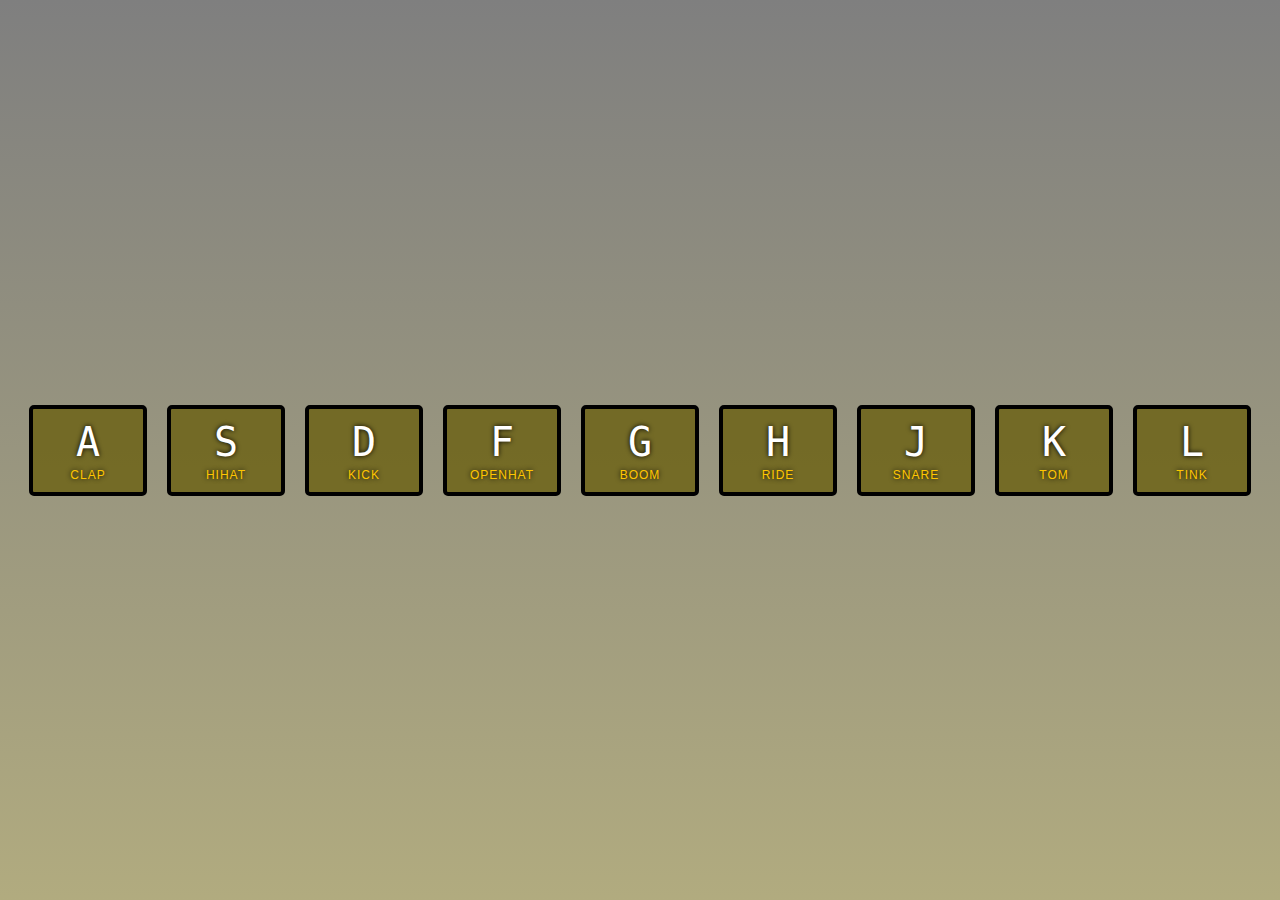
<file: 01-javascript-drum-kit/index.html>
<!DOCTYPE html>
<html lang="en">
<head>
    <meta charset="UTF-8">
    <title>JS Drum Kit</title>
    <link rel="stylesheet" href="style.css">
</head>
<body>

<div class="keys noselect">
    <div data-key="65" class="key">
        <kbd>A</kbd>
        <span class="sound">clap</span>
    </div>
    <div data-key="83" class="key">
        <kbd>S</kbd>
        <span class="sound">hihat</span>
    </div>
    <div data-key="68" class="key">
        <kbd>D</kbd>
        <span class="sound">kick</span>
    </div>
    <div data-key="70" class="key">
        <kbd>F</kbd>
        <span class="sound">openhat</span>
    </div>
    <div data-key="71" class="key">
        <kbd>G</kbd>
        <span class="sound">boom</span>
    </div>
    <div data-key="72" class="key">
        <kbd>H</kbd>
        <span class="sound">ride</span>
    </div>
    <div data-key="74" class="key">
        <kbd>J</kbd>
        <span class="sound">snare</span>
    </div>
    <div data-key="75" class="key">
        <kbd>K</kbd>
        <span class="sound">tom</span>
    </div>
    <div data-key="76" class="key">
        <kbd>L</kbd>
        <span class="sound">tink</span>
    </div>
</div>

<audio data-key="65" src="sounds/clap.wav"></audio>
<audio data-key="83" src="sounds/hihat.wav"></audio>
<audio data-key="68" src="sounds/kick.wav"></audio>
<audio data-key="70" src="sounds/openhat.wav"></audio>
<audio data-key="71" src="sounds/boom.wav"></audio>
<audio data-key="72" src="sounds/ride.wav"></audio>
<audio data-key="74" src="sounds/snare.wav"></audio>
<audio data-key="75" src="sounds/tom.wav"></audio>
<audio data-key="76" src="sounds/tink.wav"></audio>

<script>
    window.onload = () => {

        // Play sound if specified key pressed
        function playSound(e) {
            const audio = document.querySelector(`audio[data-key="${e.keyCode}"]`);
            if (!audio) {
                return;
            }

            const key = document.querySelector(`div[data-key="${e.keyCode}"]`);
            key.classList.add('playing');

            audio.currentTime = 0;
            audio.play();
        }

        function soundKeyClick(e) {
            var keyElem = e.target.closest('.key');
            playSound({keyCode: keyElem.dataset.key});
        }

        // Remove class after 'transition end' event fired
        function removeTransition(e) {
            if (e.propertyName !== 'transform') return;
            e.target.classList.remove('playing');
        }

        const keys = document.querySelectorAll('div[class="key"]');
        [].forEach.call(keys, (key) => key.addEventListener('transitionend', removeTransition));
        [].forEach.call(keys, (key) => key.addEventListener('click', soundKeyClick));

        document.addEventListener('keydown', playSound);

    }
</script>


</body>
</html>
</file>
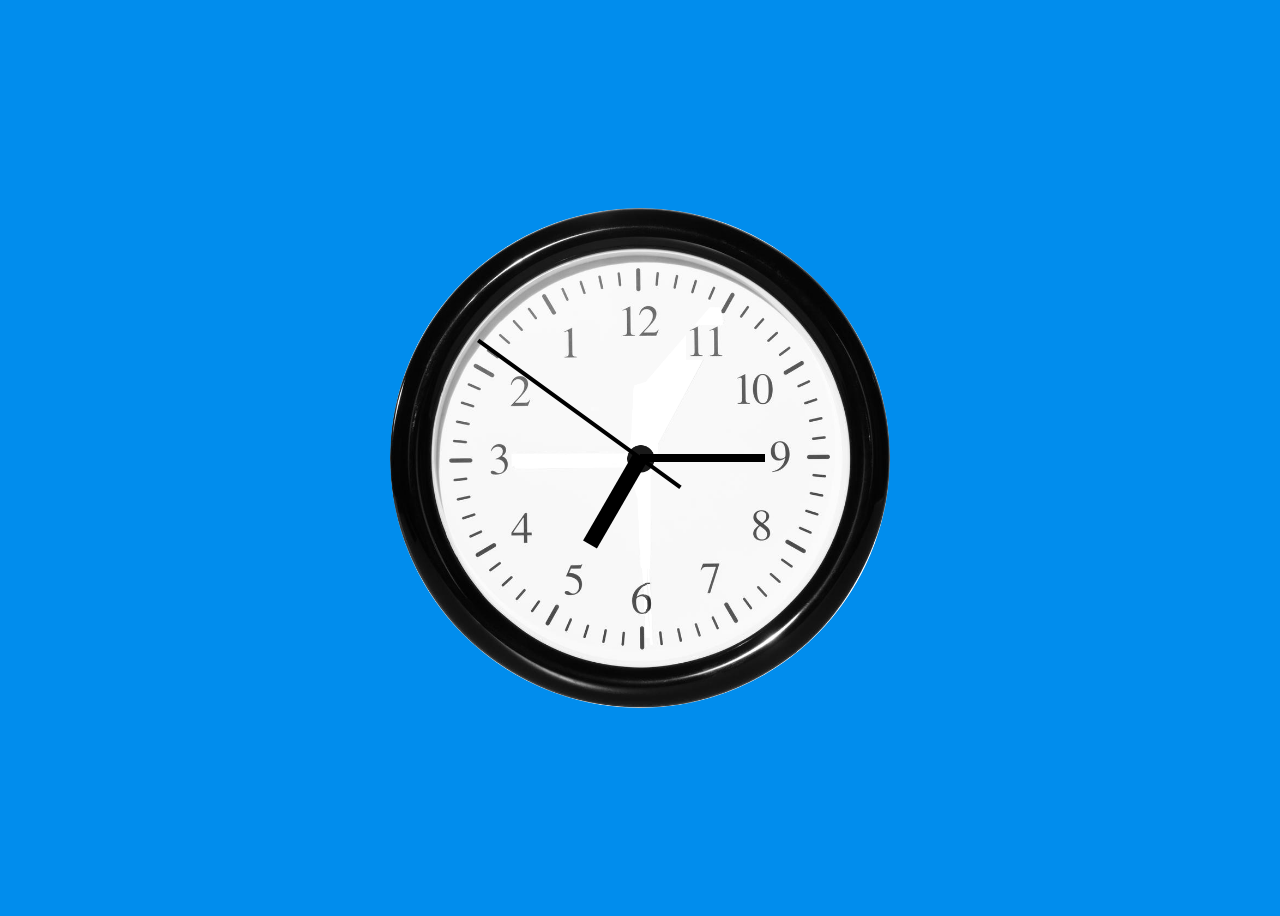
<file: 02-js-css-clock/index.html>
<!DOCTYPE html>
<html lang="en">
<head>
  <meta charset="UTF-8">
  <title>JS + CSS Clock</title>
</head>
<body>

    <div class="clock">
      <div class="clock-face-hour">
        <div class="hand hour-hand"></div>
      </div>
      <div class="clock-face-min">
        <div class="hand min-hand"></div>
      </div>
      <div class="clock-face-second">
        <div class="hand second-hand"></div>
      </div>
      </div>
    </div>

  <style>

    html {
      background:#018DED url('https://s-media-cache-ak0.pinimg.com/originals/ed/40/aa/ed40aa1a34995ce14b0a7e57dc3f3b8c.jpg');
      background-size:cover;
      font-family:'helvetica neue';
      text-align: center;
      font-size: 10px;
    }

    body {
      font-size: 2rem;
      display:flex;
      flex:1;
      min-height: 100vh;
      align-items: center;
    }

    .clock {
      width: 50rem;
      height: 50rem;
      background-image: url('./img/clock.png');
      background-size: contain;
      border-radius:50%;
      margin:50px auto;
      position: relative;
    }

    .clock-face-hour, .clock-face-min, .clock-face-second{
      position: absolute;
      width: 100%;
      height: 100%;
    }

    .clock-face-hour {
      transform: translateY(-8px);
    }

    .clock-face-min {
      transform: translateY(-4px);
    }

    .clock-face-second {
      transform: translateY(-2px);
    }


    .hour-hand {
      width: 20%;
      height: 16px;
      background: black;
      position: absolute;
      top: 50%;
      right: 50%;
      transform-origin: 100%;
    }

    .min-hand {
      width: 25%;
      height: 8px;
      background: black;
      position: absolute;
      top: 50%;
      right: 50%;
      transform-origin: 100%;
    }

    .second-hand {
      width: 50%;
      height: 4px;
      background: black;
      position: absolute;
      top: 50%;
      right: 40%;
      transform-origin: 80%;
    }

  </style>

  <script>

    const secondHand = document.querySelector('.second-hand');
    const minsHand = document.querySelector('.min-hand');
    const hourHand = document.querySelector('.hour-hand');

    function setDate() {
      const now = new Date();

      const seconds = now.getSeconds();
      const secondsDegrees = ((seconds / 60) * 360) + 90;
      secondHand.style.transform = `rotate(${secondsDegrees}deg)`;

      const mins = now.getMinutes();
      const minsDegrees = ((mins / 60) * 360) + 90;
      minsHand.style.transform = `rotate(${minsDegrees}deg)`;

      const hour = now.getHours();
      const hourDegrees = ((hour / 12) * 360) + 90;
      hourHand.style.transform = `rotate(${hourDegrees}deg)`;
    }

    setInterval(setDate, 1000);

    setDate();


  </script>
</body>
</html>
</file>
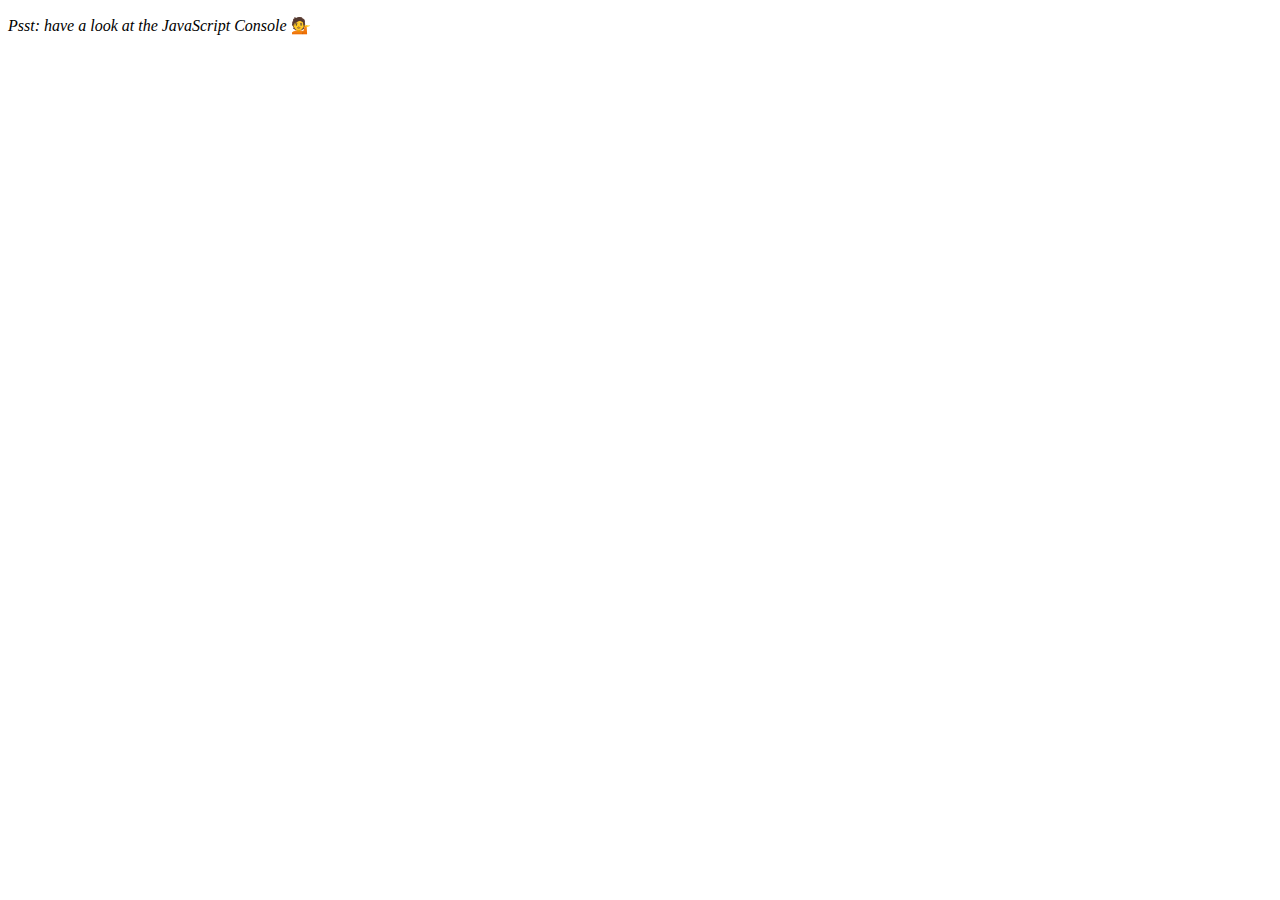
<file: 04-array-cardio-day/index.html>
<!DOCTYPE html>
<html lang="en">
<head>
  <meta charset="UTF-8">
  <title>Array Cardio 💪</title>
</head>
<body>
  <p><em>Psst: have a look at the JavaScript Console</em> 💁</p>
  <script>
    // Get your shorts on - this is an array workout!
    // ## Array Cardio Day 1
    console.log("Array Cardio Day 1\n\n");

    // Some data we can work with

    const inventors = [
      { first: 'Albert', last: 'Einstein', year: 1879, passed: 1955 },
      { first: 'Isaac', last: 'Newton', year: 1643, passed: 1727 },
      { first: 'Galileo', last: 'Galilei', year: 1564, passed: 1642 },
      { first: 'Marie', last: 'Curie', year: 1867, passed: 1934 },
      { first: 'Johannes', last: 'Kepler', year: 1571, passed: 1630 },
      { first: 'Nicolaus', last: 'Copernicus', year: 1473, passed: 1543 },
      { first: 'Max', last: 'Planck', year: 1858, passed: 1947 },
      { first: 'Katherine', last: 'Blodgett', year: 1898, passed: 1979 },
      { first: 'Ada', last: 'Lovelace', year: 1815, passed: 1852 },
      { first: 'Sarah E.', last: 'Goode', year: 1855, passed: 1905 },
      { first: 'Lise', last: 'Meitner', year: 1878, passed: 1968 },
      { first: 'Hanna', last: 'Hammarström', year: 1829, passed: 1909 }
    ];

    const flavours = ['Chocolate Chip', 'Kulfi', 'Caramel Praline', 'Chocolate', 'Burnt Caramel', 'Pistachio', 'Rose', 'Sweet Coconut', 'Lemon Cookie', 'Toffeeness', 'Toasted Almond', 'Black Raspberry Crunch', 'Chocolate Brownies', 'Pistachio Almond', 'Strawberry', 'Lavender Honey', 'Lychee', 'Peach', 'Black Walnut', 'Birthday Cake', 'Mexican Chocolate', 'Mocha Almond Fudge', 'Raspberry'];

    const people = ['Beck, Glenn', 'Becker, Carl', 'Beckett, Samuel', 'Beddoes, Mick', 'Beecher, Henry', 'Beethoven, Ludwig', 'Begin, Menachem', 'Belloc, Hilaire', 'Bellow, Saul', 'Benchley, Robert', 'Benenson, Peter', 'Ben-Gurion, David', 'Benjamin, Walter', 'Benn, Tony', 'Bennington, Chester', 'Benson, Leana', 'Bent, Silas', 'Bentsen, Lloyd', 'Berger, Ric', 'Bergman, Ingmar', 'Berio, Luciano', 'Berle, Milton', 'Berlin, Irving', 'Berne, Eric', 'Bernhard, Sandra', 'Berra, Yogi', 'Berry, Halle', 'Berry, Wendell', 'Bethea, Erin', 'Bevan, Aneurin', 'Bevel, Ken', 'Biden, Joseph', 'Bierce, Ambrose', 'Biko, Steve', 'Billings, Josh', 'Biondo, Frank', 'Birrell, Augustine', 'Black Elk', 'Blair, Robert', 'Blair, Tony', 'Blake, William'];

    console.table(inventors);

    // Array.prototype.filter()
    // 1. Filter the list of inventors for those who were born in the 1500's
    const inventorsYears1500s = inventors.filter(inventor => inventor.year >= 1500 && inventor.year < 1600);

    console.log('\nTask 1. Filter the list of inventors for those who were born in the 1500\'s');
    console.table(inventorsYears1500s);

    // Array.prototype.map()
    // 2. Give us an array of the inventors' first and last names

    const inventorsFullName = inventors.map(inventor => `${inventor.first} ${inventor.last}`);

    console.log('\nTask 2. Give us an array of the inventors\' first and last names');
    console.log(inventorsFullName);

    // Array.prototype.sort()
    // 3. Sort the inventors by birthdate, oldest to youngest

    const inventorsSortedOld = inventors.sort((a, b) => a.year > b.year ? -1 : 1);

    console.log('\nTask 3. Sort the inventors by birthdate, oldest to youngest');
    console.table(inventorsSortedOld);

    // Array.prototype.reduce()
    // 4. How many years did all the inventors live?

    const inventorsTotalLive = inventors.reduce((total, inventor) => total += inventor.passed - inventor.year, 0);

    console.log('\nTask 4. How many years did all the inventors live?');
    console.log(inventorsTotalLive);

    // 5. Sort the inventors by years lived
    const inventorsSortedLive = inventors.sort((a, b) => (a.passed - a.year) > (b.passed - b.year) ? 1 : -1);

    console.log('\nTask 5. Sort the inventors by years lived');
    console.table(inventorsSortedLive);

    // 6. create a list of Boulevards in Paris that contain 'de' anywhere in the name
    // https://en.wikipedia.org/wiki/Category:Boulevards_in_Paris

//    [...document.querySelectorAll('.mw-category a')]
//            .map(link => link.title)
//            .filter(title => title.includes('de'));

    // 7. sort Exercise
    // Sort the people alphabetically by last name

    const peopleSorted = people.sort((a, b) => a.split(', ')[0] >= b.split(', ')[0] ? 1 : -1);

    console.log('\nTask 7. Sort the people alphabetically by last name');
    console.log(peopleSorted);


    // 8. Reduce Exercise
    // Sum up the instances of each of these
    const data = ['car', 'car', 'truck', 'truck', 'bike', 'walk', 'car', 'van', 'bike', 'walk', 'car', 'van', 'car', 'truck' ];

    const instanceCount = data.reduce((countObj, item) => {
      if (!countObj[item]) {
        countObj[item] = 0;
      }
      countObj[item]++;

      return countObj;
    }, {});

    console.log('\nTask 8. Sum up the instances of each of these');
    console.log(data);
    console.log(instanceCount);

  </script>
</body>
</html>
</file>
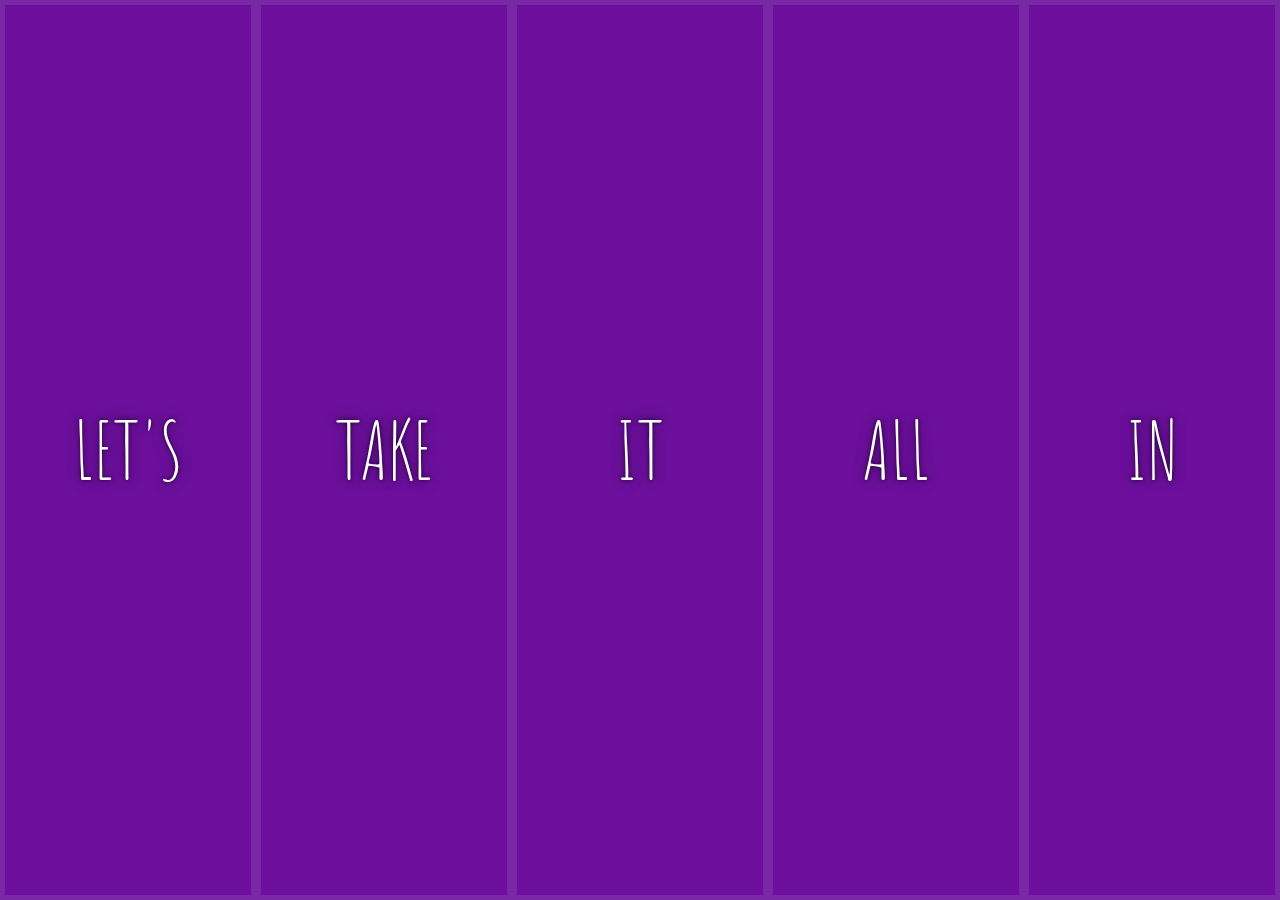
<file: 05-flex-panel-gallery/index.html>
<!DOCTYPE html>
<html lang="en">
<head>
  <meta charset="UTF-8">
  <title>Flex Panels 💪</title>
  <link href='https://fonts.googleapis.com/css?family=Amatic+SC' rel='stylesheet' type='text/css'>
</head>
<body>
  <style>
    html {
      box-sizing: border-box;
      background:#ffc600;
      font-family:'helvetica neue';
      font-size: 20px;
      font-weight: 200;
    }
    body {
      margin: 0;
    }
    *, *:before, *:after {
      box-sizing: inherit;
    }

    .panels {
      min-height:100vh;
      overflow: hidden;
      display: flex;
      /*justify-content: space-between;*/
    }

    .panel {
      background:#6B0F9C;
      box-shadow:inset 0 0 0 5px rgba(255,255,255,0.1);
      color:white;
      text-align: center;
      align-items:center;
      /* Safari transitionend event.propertyName === flex */
      /* Chrome + FF transitionend event.propertyName === flex-grow */
      transition:
        font-size 0.7s cubic-bezier(0.61,-0.19, 0.7,-0.11),
        flex 0.7s cubic-bezier(0.61,-0.19, 0.7,-0.11),
        background 0.2s;
      font-size: 20px;
      background-size:cover;
      background-position:center;
      flex: 1;
      justify-content: center;
      display: flex;
      flex-direction: column;
    }


    .panel1 { background-image:url(https://source.unsplash.com/gYl-UtwNg_I/1500x1500); }
    .panel2 { background-image:url(https://source.unsplash.com/1CD3fd8kHnE/1500x1500); }
    .panel3 { background-image:url(https://images.unsplash.com/photo-1465188162913-8fb5709d6d57?ixlib=rb-0.3.5&q=80&fm=jpg&crop=faces&cs=tinysrgb&w=1500&h=1500&fit=crop&s=967e8a713a4e395260793fc8c802901d); }
    .panel4 { background-image:url(https://source.unsplash.com/ITjiVXcwVng/1500x1500); }
    .panel5 { background-image:url(https://source.unsplash.com/3MNzGlQM7qs/1500x1500); }

    .panel > * {
      margin:0;
      width: 100%;
      transition:transform 0.5s;
    }

    .panel p {
      text-transform: uppercase;
      font-family: 'Amatic SC', cursive;
      text-shadow:0 0 4px rgba(0, 0, 0, 0.72), 0 0 14px rgba(0, 0, 0, 0.45);
      font-size: 2em;
      flex: 1 0 auto;
      display:flex;
      justify-content: center;
      align-items: center;
    }
    .panel p:nth-child(2) {
      font-size: 4em;
    }

    .panel.open {
      flex: 5;
      font-size:40px;
    }

    .panel p:first-child {
      transform: translateY(-100%);
    }
    .panel p:last-child {
      transform: translateY(100%);
    }
    .panel.open-active p:first-child, .panel.open-active p:last-child {
      transform: translateY(0);
    }

  </style>


  <div class="panels">
    <div class="panel panel1">
      <p>Hey</p>
      <p>Let's</p>
      <p>Dance</p>
    </div>
    <div class="panel panel2">
      <p>Give</p>
      <p>Take</p>
      <p>Receive</p>
    </div>
    <div class="panel panel3">
      <p>Experience</p>
      <p>It</p>
      <p>Today</p>
    </div>
    <div class="panel panel4">
      <p>Give</p>
      <p>All</p>
      <p>You can</p>
    </div>
    <div class="panel panel5">
      <p>Life</p>
      <p>In</p>
      <p>Motion</p>
    </div>
  </div>

  <script>

    function openPanel (e) {
      this.classList.toggle('open');
    }

    function activatePanel (e) {
      console.log(e.propertyName);
      if (e.propertyName.includes('flex')) {
        this.classList.toggle('open-active');
      }
    }

    [...document.querySelectorAll('.panel')].forEach((item) => {
      item.addEventListener('click', openPanel);
      item.addEventListener('transitionend', activatePanel);
    })

  </script>



</body>
</html>
</file>
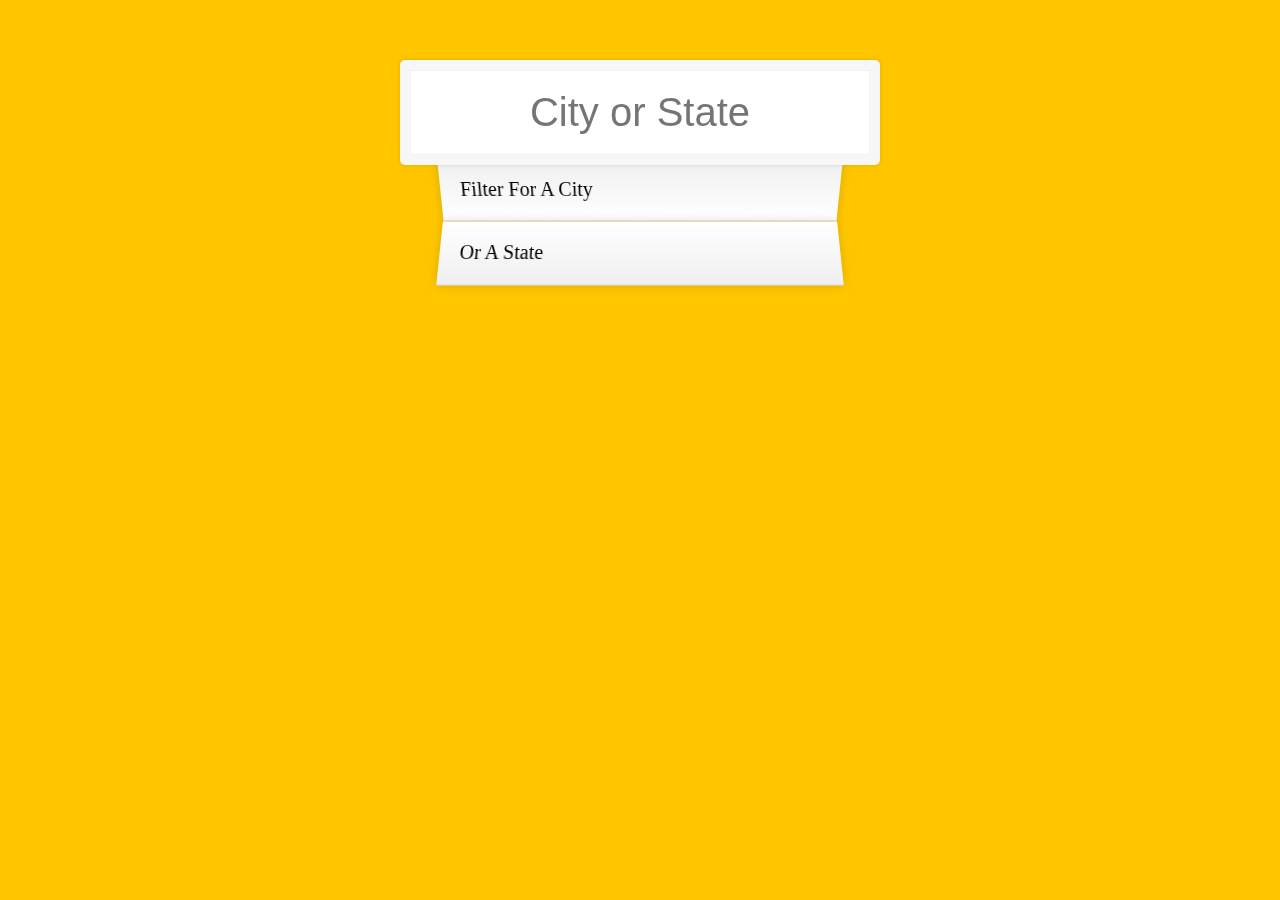
<file: 06-ajax-type-ahead/index.html>
<!DOCTYPE html>
<html lang="en">
<head>
  <meta charset="UTF-8">
  <title>Type Ahead 👀</title>
  <link rel="stylesheet" href="style.css">
</head>
<body>

  <form class="search-form">
    <input type="text" class="search" placeholder="City or State">
    <ul class="suggestions">
      <li>Filter for a city</li>
      <li>or a state</li>
    </ul>
  </form>
<script>
  const endpoint = 'https://gist.githubusercontent.com/Miserlou/c5cd8364bf9b2420bb29/raw/2bf258763cdddd704f8ffd3ea9a3e81d25e2c6f6/cities.json';

  const dataArr = [];
  const searchStr = document.querySelector('input.search');

  function numberWithCommas(x) {
    return x.toString().replace(/\B(?=(\d{3})+(?!\d))/g, ',');
  }

  function showList (e) {

    let htmlList = filterData(this.value).map((item) => {
      const regex = new RegExp(this.value, 'gi');
      const cityName = item.city.replace(regex, `<span class="hl">${this.value}</span>`);
      const stateName = item.state.replace(regex, `<span class="hl">${this.value}</span>`);

      return  `<li>
                    <span class="name">${cityName}, ${stateName}</span>
                    <span class="population">${numberWithCommas(item.population)}</span>
              </li>`
    }).join('');

    document.querySelector('ul.suggestions').innerHTML = htmlList;
  }

  function filterData (searchStr) {
    const regex = new RegExp(searchStr, 'gi');

    return dataArr.filter((item) => {
      return item.state.match(regex) || item.city.match(regex);
    });

  }

  fetch(endpoint)
          .then((res) => res.json())
          .then((data) => dataArr.push(...data))
          .catch((err) => {console.error(`Error during data fetch: ${err}`)});


  searchStr.addEventListener('change', showList);
  searchStr.addEventListener('keyup', showList);



</script>
  </body>
</html>
</file>
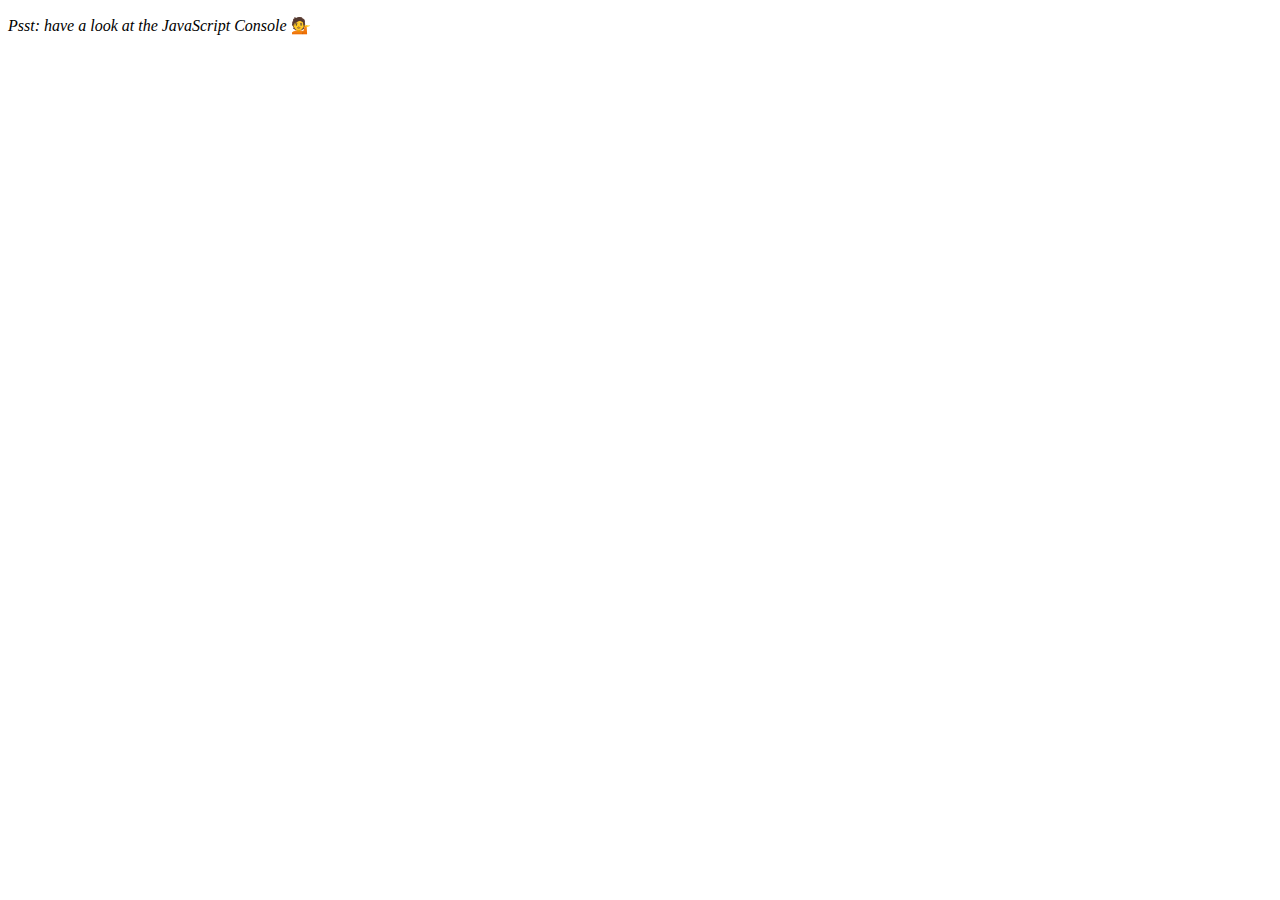
<file: 07-array-cardio-day2/index.html>
<!DOCTYPE html>
<html lang="en">
<head>
  <meta charset="UTF-8">
  <title>Array Cardio 💪💪</title>
</head>
<body>
  <p><em>Psst: have a look at the JavaScript Console</em> 💁</p>
  <script>
    // ## Array Cardio Day 2

    const people = [
      { name: 'Wes', year: 1988 },
      { name: 'Kait', year: 1986 },
      { name: 'Irv', year: 1970 },
      { name: 'Lux', year: 2015 }
    ];

    const comments = [
      { text: 'Love this!', id: 523423 },
      { text: 'Super good', id: 823423 },
      { text: 'You are the best', id: 2039842 },
      { text: 'Ramen is my fav food ever', id: 123523 },
      { text: 'Nice Nice Nice!', id: 542328 }
    ];

    // Some and Every Checks
    // Array.prototype.some() // is at least one person 19?

    console.table(people);

    const someIsAdult = people.some(person => (new Date).getFullYear() - person.year >= 19);

    console.log(`At least one person 19? ==> ${someIsAdult}`);

    // Array.prototype.every() // is everyone 19?

    const allIsAdult = people.every(person => (new Date).getFullYear() - person.year >= 19);

    console.log(`Is everyone 19? ==> ${allIsAdult}`);

    // Array.prototype.find()
    // Find is like filter, but instead returns just the one you are looking for
    // find the comment with the ID of 823423

    console.table(comments);

    const specialComment = comments.find(comment => comment.id === 823423);

    console.log(specialComment);

    // Array.prototype.findIndex()
    // Find the comment with this ID
    // delete the comment with the ID of 823423

    const specialCommentIndex = comments.findIndex(comment => comment.id === 823423);

    console.log(specialCommentIndex);

  </script>
</body>
</html>
</file>
<file: 01-javascript-drum-kit/style.css>
html {
  font-size: 10px;
  background: linear-gradient(to bottom, rgba(0, 0, 0, .5) 0%, rgba(100, 88, 0, 0.5) 100%), url(http://www.vogue.com/wp-content/uploads/2014/10/10/holding-best-solo-drum-sets.jpg) top center;
  background-size: cover;
}
body,html {
  margin: 0;
  padding: 0;
  font-family: sans-serif;
}

.keys {
  display:flex;
  flex:1;
  min-height:100vh;
  align-items: center;
  justify-content: center;
}

.key {
  cursor: pointer;
  border:4px solid black;
  border-radius:5px;
  margin:1rem;
  font-size: 1.5rem;
  padding:1rem .5rem;
  transition:all .07s;
  width:100px;
  text-align: center;
  color:white;
  background:rgba(100, 88, 0, 0.7);
  text-shadow:0 0 5px black;
}

.playing {
  transform:scale(1.1);
  border-color:#ffc600;
  box-shadow: 0 0 10px #ffc600;
}

kbd {
  display: block;
  font-size: 40px;
}

.sound {
  font-size: 1.2rem;
  text-transform: uppercase;
  letter-spacing: 1px;
  color:#ffc600;
}

.noselect {
  -webkit-touch-callout: none; /* iOS Safari */
  -webkit-user-select: none; /* Chrome/Safari/Opera */
  -khtml-user-select: none; /* Konqueror */
  -moz-user-select: none; /* Firefox */
  -ms-user-select: none; /* Internet Explorer/Edge */
  user-select: none; /* Non-prefixed version, currently
                                  not supported by any browser */
}
</file>
<file: 06-ajax-type-ahead/style.css>
html {
      box-sizing: border-box;
      background:#ffc600;
      font-family:'helvetica neue';
      font-size: 20px;
      font-weight: 200;
    }
    *, *:before, *:after {
      box-sizing: inherit;
    }
    input {
      width: 100%;
      padding:20px;
    }

    .search-form {
      max-width:400px;
      margin:50px auto;
    }

    input.search {
      margin: 0;
      text-align: center;
      outline:0;
      border: 10px solid #F7F7F7;
      width: 120%;
      left: -10%;
      position: relative;
      top: 10px;
      z-index: 2;
      border-radius: 5px;
      font-size: 40px;
      box-shadow: 0 0 5px rgba(0, 0, 0, 0.12), inset 0 0 2px rgba(0, 0, 0, 0.19);
    }


    .suggestions {
      margin: 0;
      padding: 0;
      position: relative;
      /*perspective:20px;*/
    }
    .suggestions li {
      background:white;
      list-style: none;
      border-bottom: 1px solid #D8D8D8;
      box-shadow: 0 0 10px rgba(0, 0, 0, 0.14);
      margin:0;
      padding:20px;
      transition:background 0.2s;
      display:flex;
      justify-content:space-between;
      text-transform: capitalize;
    }

    .suggestions li:nth-child(even) {
      transform: perspective(100px) rotateX(3deg) translateY(2px) scale(1.001);
      background: linear-gradient(to bottom,  #ffffff 0%,#EFEFEF 100%);
    }
    .suggestions li:nth-child(odd) {
      transform: perspective(100px) rotateX(-3deg) translateY(3px);
      background: linear-gradient(to top,  #ffffff 0%,#EFEFEF 100%);
    }

    span.population {
      font-size: 15px;
    }


    .details {
      text-align: center;
      font-size: 15px;
    }

    .hl {
      background:#ffc600;
    }

    .love {
      text-align: center;
    }

    a {
      color:black;
      background:rgba(0,0,0,0.1);
      text-decoration: none;
    }
</file>
